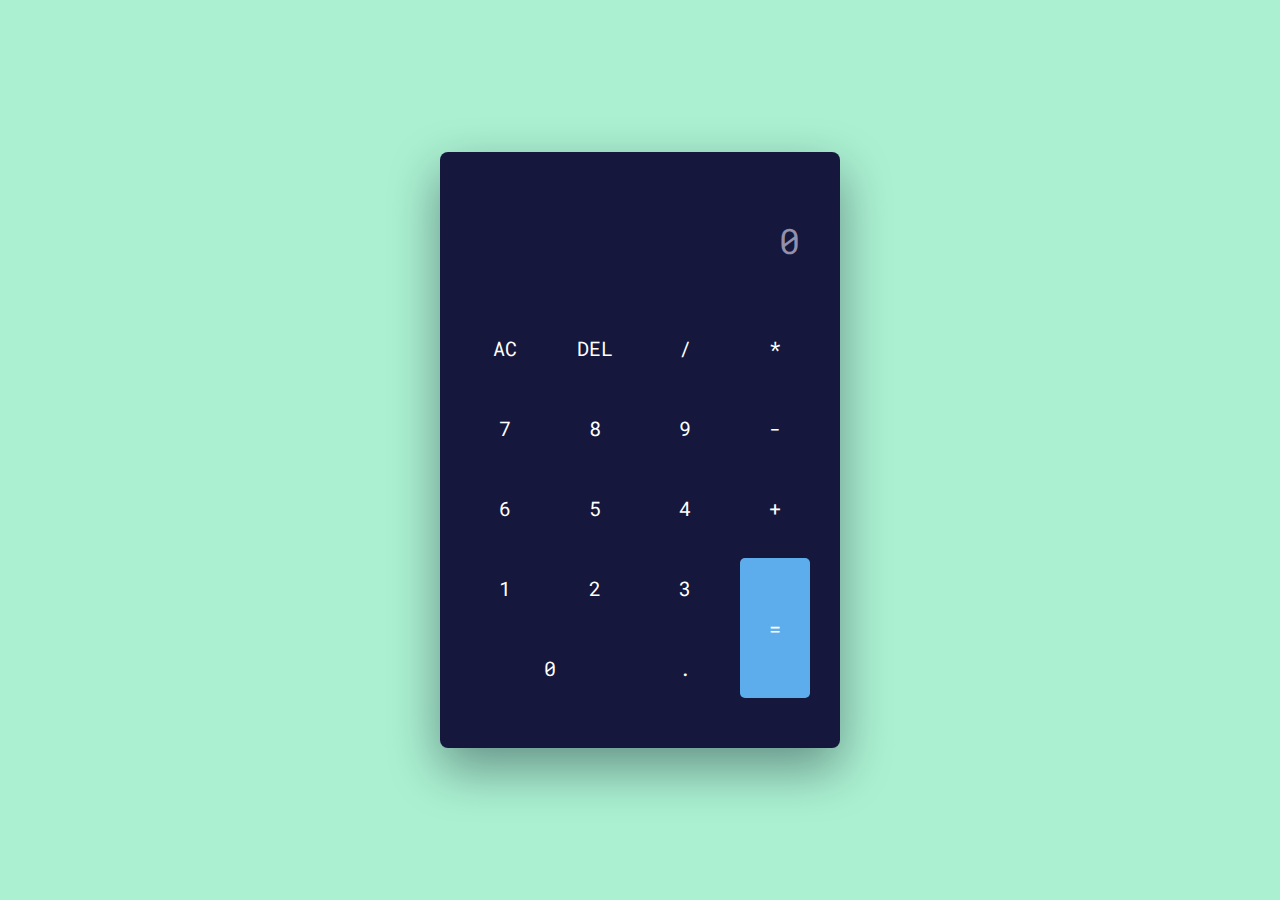
<file: index.html>
<!DOCTYPE html>
<html lang = 'en';>
<head>
    <meta name="viewport" content="width=device-width, initial-scale=1.0" />
    <title>Calculator</title>
    <link href="https://fonts.googleapis.com/css2?family=Roboto+Mono:wght@500&display=swap"
    rel="stylesheet" />
    <link rel = "stylesheet" href="app.css" />
</head>
<body>
<div class = "calculator">
    <div class = "display">
        <input type ="text" placeholder="0" id ="input" disabled; />
    </div>
    <div class="buttons">
        <input type = "button" value="AC" id="clear"/>
        <input type = "button" value="DEL" id="erase"/>
        <input type = "button" value="/" class="input-button"/>
        <input type = "button" value="*" class="input-button"/>

        <input type = "button" value="7" class="input-button"/>
        <input type = "button" value="8" class="input-button"/>
        <input type = "button" value="9" class="input-button"/>
        <input type = "button" value="-" class="input-button"/>

        <input type = "button" value="6" class="input-button"/>
        <input type = "button" value="5" class="input-button"/>
        <input type = "button" value="4" class="input-button"/>
        <input type = "button" value="+" class="input-button"/>

        <input type = "button" value="1" class="input-button"/>
        <input type = "button" value="2" class="input-button"/>
        <input type = "button" value="3" class="input-button"/>

        <input type = "button" value="=" id = "equal"/>
        <input type = "button" value="0" class="input-button"/>
        <input type = "button" value="." class="input-button"/>
    </div>
</div>

<script src = "script.js"></script>
</body>
</html>
</file>
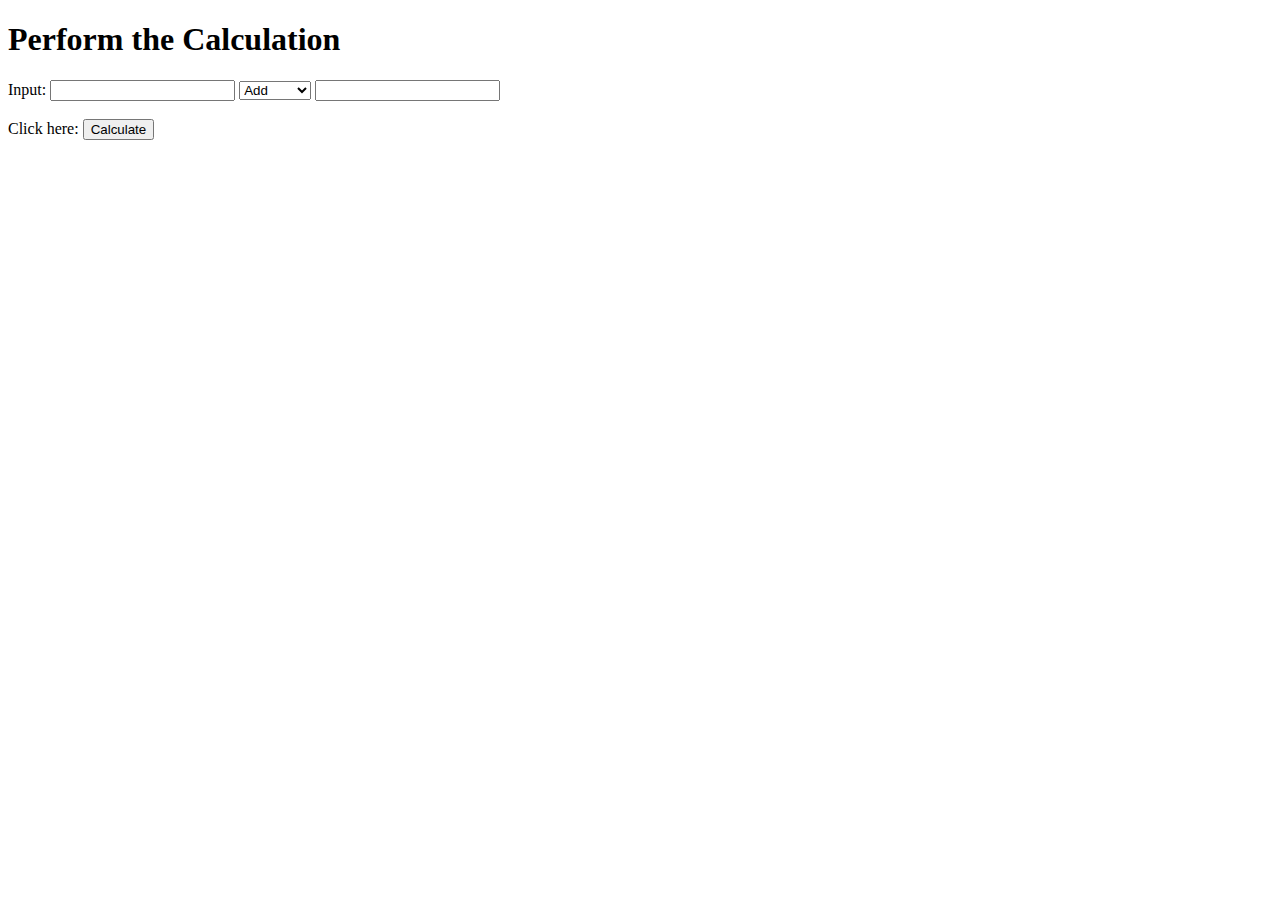
<file: Akshitha_Folder/CalculatorApp/src/main/resources/templates/index.html>
<!DOCTYPE html>
<html xmlns:th="http://www.thymeleaf.org">
<head>
    <title>Calculator</title>
</head>
<body>
    <h1>Perform the Calculation</h1>
    <form action="/index" method="post">
        <label for="num1">Input:     </label>
        <input type="text" id="num1" name="num1" required>
		<select id="operation" name="operation">
		            <option value="add">Add</option>
		            <option value="subtract">Subtract</option>
		            <option value="multiply">Multiply</option>
		            <option value="divide">Divide</option>
		        </select>
        <label for="num2"></label>
        <input type="text" id="num2" name="num2" required><br><br>
       	<label for="operation">Click here:</label> 
        
        <button type="submit">Calculate</button>
    </form>
</body>
</html>
</file>
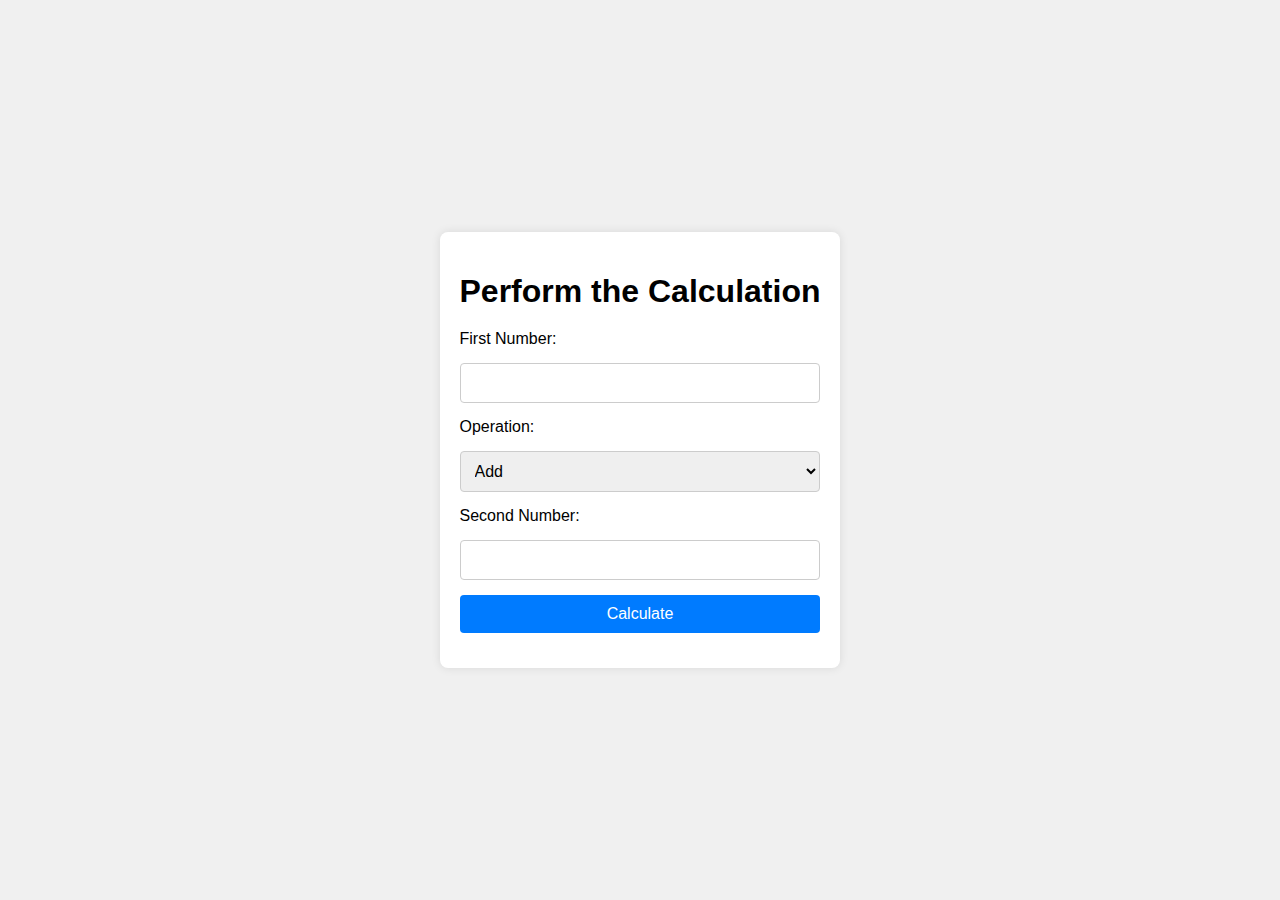
<file: Rishitha/calci/src/main/resources/templates/index.html>
<!DOCTYPE html>
<html xmlns:th="http://www.thymeleaf.org">
<head>
    <title>Calculator</title>
    <style>
        body {
            font-family: Arial, sans-serif;
            background-color: #f0f0f0;
            display: flex;
            justify-content: center;
            align-items: center;
            height: 100vh;
            margin: 0;
        }
        .calculator-container {
            background-color: #ffffff;
            padding: 20px;
            border-radius: 8px;
            box-shadow: 0 0 10px rgba(0, 0, 0, 0.1);
        }
        h1 {
            margin-bottom: 20px;
            text-align: center;
        }
        form {
            display: flex;
            flex-direction: column;
        }
        label, input, select, button {
            margin-bottom: 15px;
            font-size: 16px;
        }
        input, select, button {
            padding: 10px;
            border-radius: 4px;
            border: 1px solid #ccc;
        }
        button {
            background-color: #007BFF;
            color: white;
            border: none;
            cursor: pointer;
            transition: background-color 0.3s ease;
        }
        button:hover {
            background-color: #0056b3;
        }
    </style>
</head>
<body>
    <div class="calculator-container">
        <h1>Perform the Calculation</h1>
        <form action="/index" method="post">
            <label for="num1">First Number:</label>
            <input type="text" id="num1" name="num1" required>

            <label for="operation">Operation:</label>
            <select id="operation" name="operation">
                <option value="add">Add</option>
                <option value="subtract">Subtract</option>
                <option value="multiply">Multiply</option>
                <option value="divide">Divide</option>
            </select>

            <label for="num2">Second Number:</label>
            <input type="text" id="num2" name="num2" required>

            <button type="submit">Calculate</button>
        </form>
    </div>
</body>
</html>
</file>
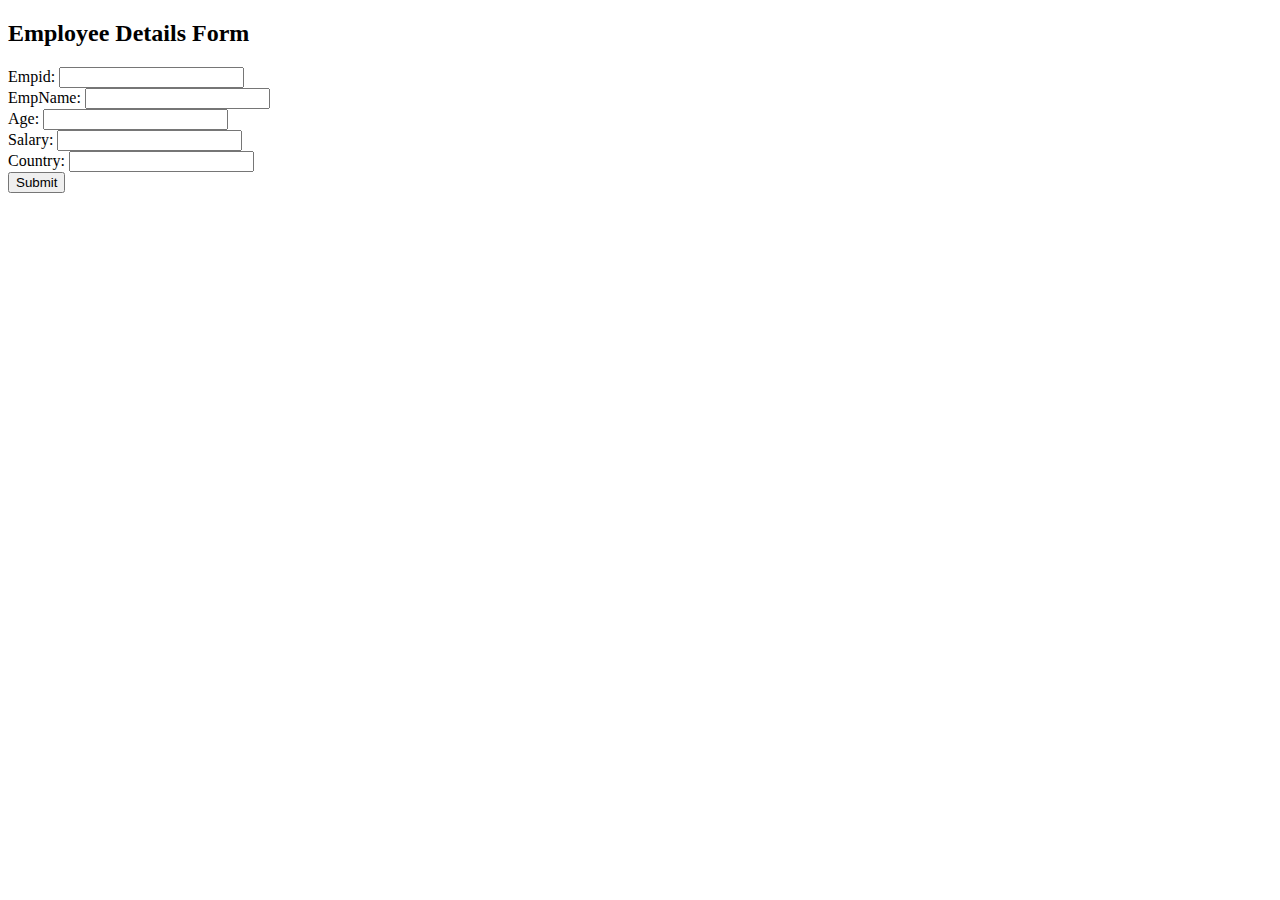
<file: Sai Kishore Codes/Employeeproject/src/main/resources/static/index.html>
<!DOCTYPE html>
<html xmlns:th="http://www.thymeleaf.org">
<head>
    <title>Employee Form</title>
</head>
<body>
    <h2>Employee Details Form</h2>
    <form action="/upl" method="post">
        <div>
            <label for="empid">Empid:</label>
            <input type="text" id="empid" name="empid" required>
        </div>
        <div>
            <label for="empname">EmpName:</label>
            <input type="text" id="empname" name="empname" required>
        </div>
        <div>
            <label for="age">Age:</label>
            <input type="number" id="age" name="age" required>
        </div>
        <div>
            <label for="salary">Salary:</label>
            <input type="number" id="salary" name="salary" required>
        </div>
        <div>
            <label for="country">Country:</label>
            <input type="text" id="country" name="country" required>
        </div>
        <div>
            <button type="submit">Submit</button>
        </div>
    </form>
</body>
</html>
</file>
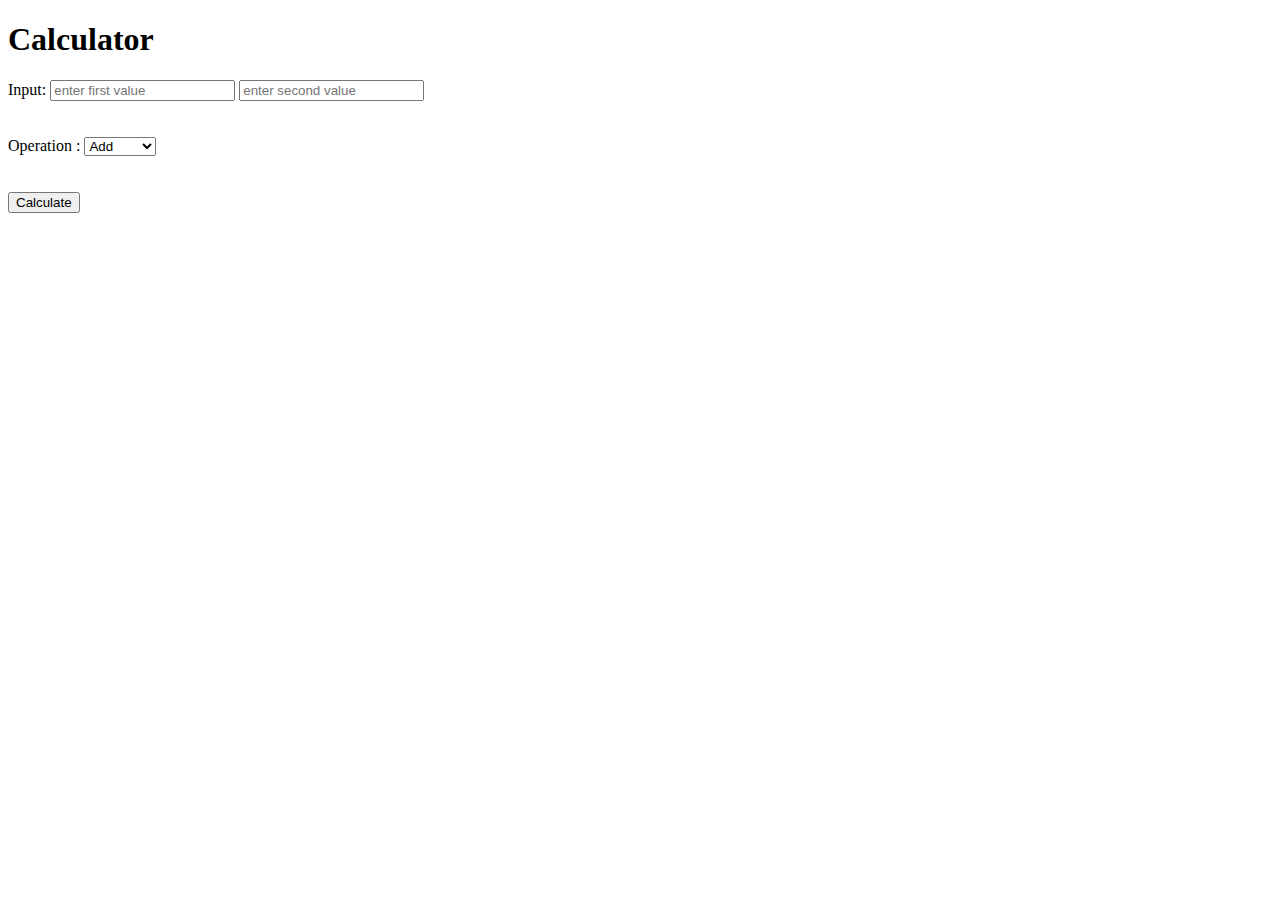
<file: Sumani/Calc/src/main/resources/templates/index.html>
<!DOCTYPE html>
<html xmlns:th="http://www.thymeleaf.org">
<head>
    <title>Calculator</title>
</head>
<body>
    <h1>Calculator</h1>
    <form action="/index" method="post">
        <label for="num1">Input:     </label>
        <input type="text" id="num1" name="num1" required placeholder="enter first value ">
		<label for="num2"></label>
		<input type="text" id="num2" name="num2" required placeholder="enter second value"><br><br><br>
		<label for="operation">Operation :     </label>
		<select id="operation" name="operation">
		            <option value="add">Add</option>
		            <option value="subtract">Subtract</option>
		            <option value="multiply">Multiply</option>
		            <option value="divide">Divide</option>
		        </select><br><br><br>
      
        <button type="submit">Calculate</button>
    </form>
</body>
</html>
</file>
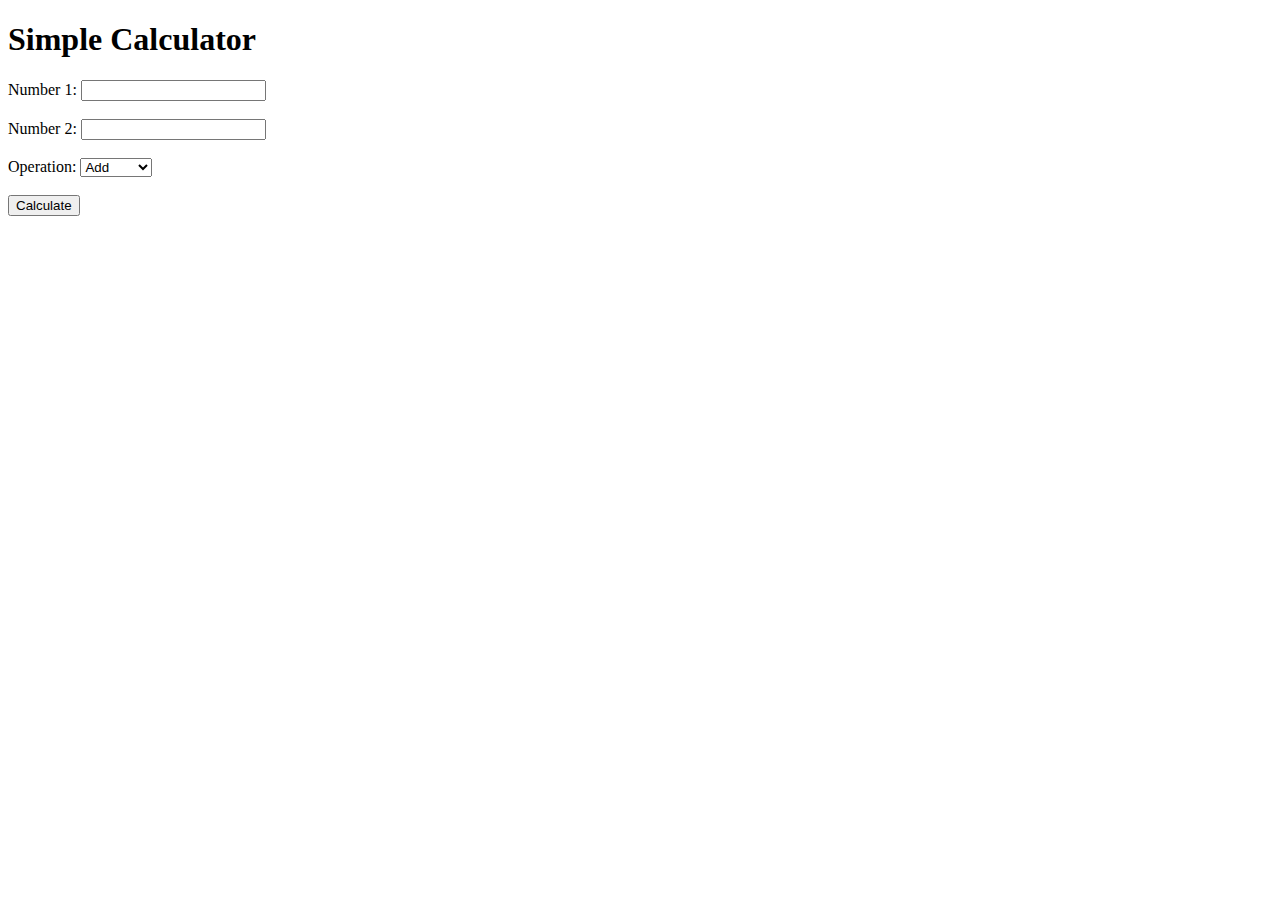
<file: Thanuja/calApp/src/main/resources/static/index.html>
<!DOCTYPE html>
<html>
<head>
  <title>Simple Calculator</title>
</head>
<body>
<h1>Simple Calculator</h1>
<form action="/calculate" method="post">
  <label for="num1">Number 1:</label>
  <input type="number" id="num1" name="num1" step="any" required><br><br>
  <label for="num2">Number 2:</label>
  <input type="number" id="num2" name="num2" step="any" required><br><br>
  <label for="operation">Operation:</label>
  <select id="operation" name="operation">
    <option value="add">Add</option>
    <option value="subtract">Subtract</option>
    <option value="multiply">Multiply</option>
    <option value="divide">Divide</option>
  </select><br><br>
  <button type="submit">Calculate</button>
</form>
</body>
</html>
</file>
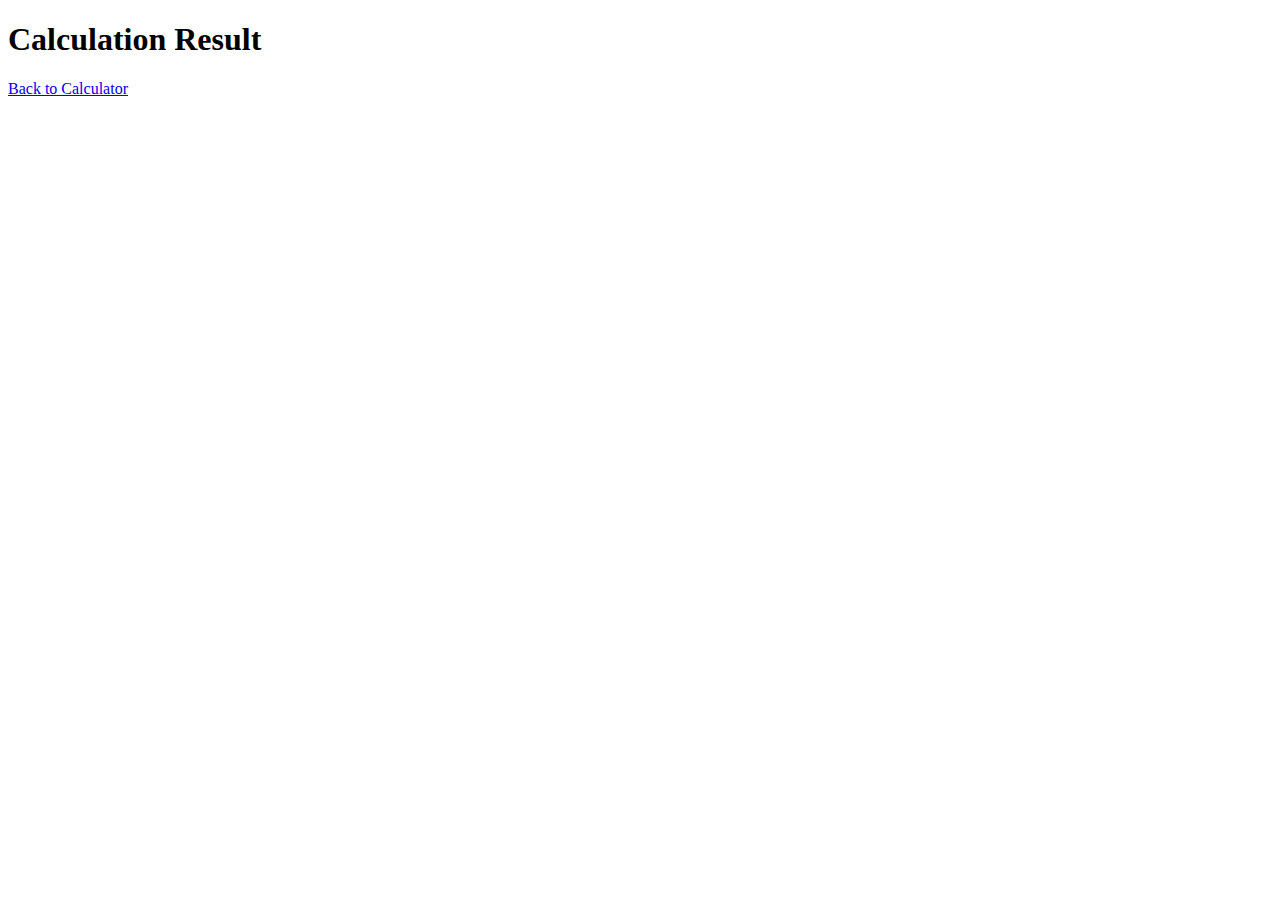
<file: Akshitha_Folder/CalculatorApp/src/main/resources/templates/result.html>
<!DOCTYPE html>
<html xmlns:th="http://www.thymeleaf.org">
<head>
    <title>Calculation Result</title>
</head>
<body>
    <h1>Calculation Result</h1>
    <p th:text="'Result: ' + ${result}"></p>
    <a href="/">Back to Calculator</a>
</body>
</html>
</file>
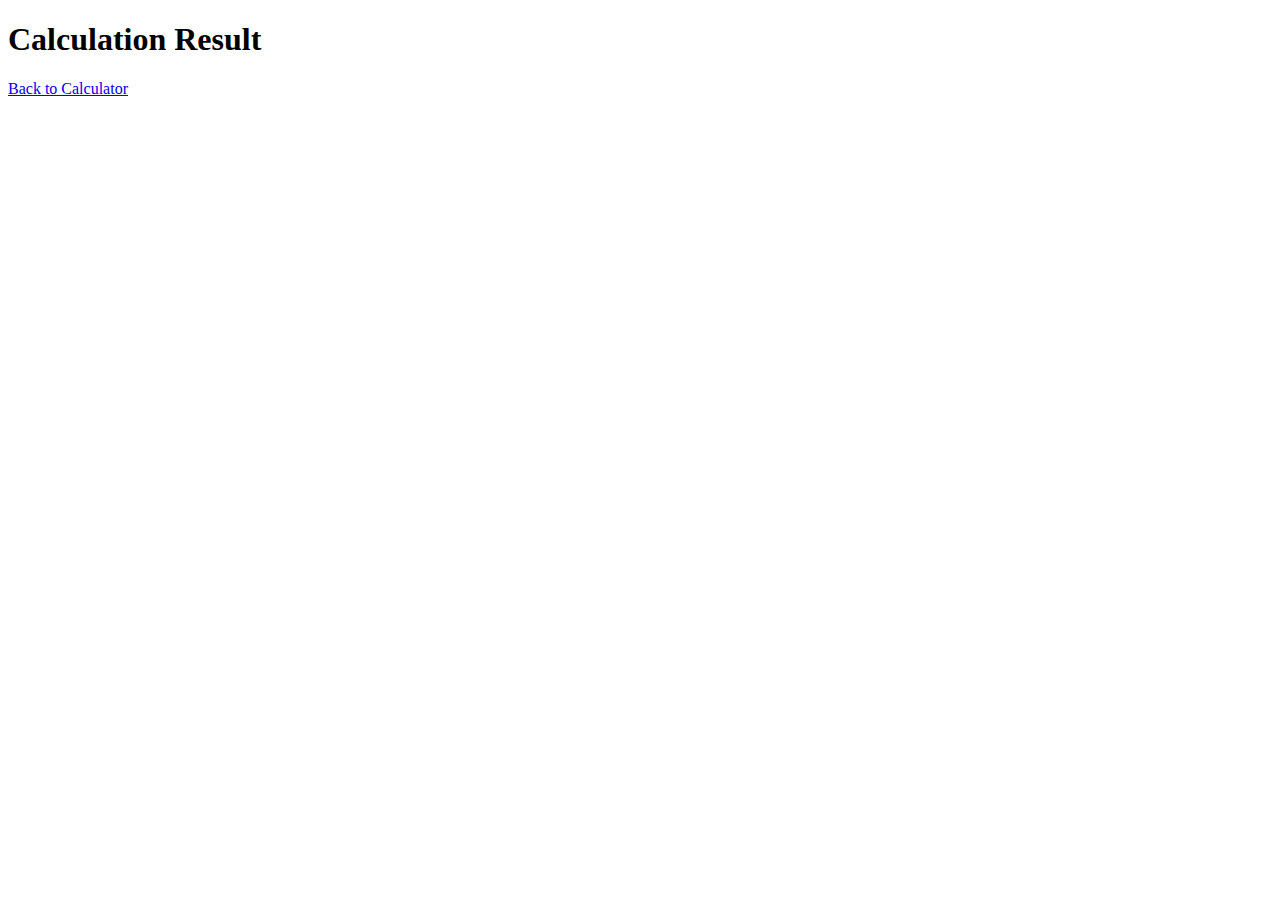
<file: Rishitha/calci/src/main/resources/templates/result.html>
<!DOCTYPE html>
<html xmlns:th="http://www.thymeleaf.org">
<head>
    <title>Calculation Result</title>
</head>
<body>
    <h1>Calculation Result</h1>
    <p th:text="'Result: ' + ${result}"></p>
    <a href="/">Back to Calculator</a>
</body>
</html>
</file>
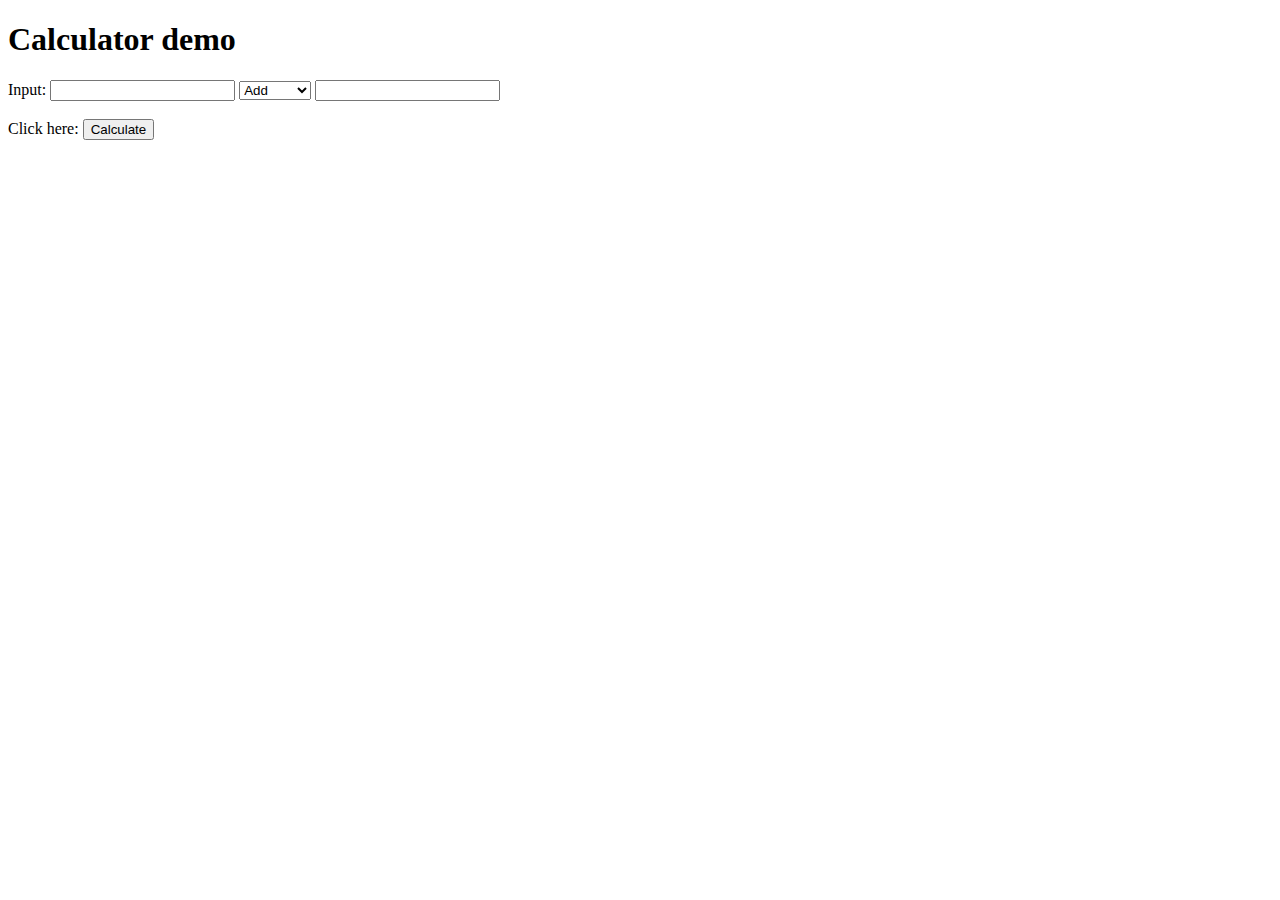
<file: Sai Kishore Codes/CalculatorApp/src/main/resources/templates/kish.html>
<!DOCTYPE html>
<html >
<head>
    <title>Calculator</title>
</head>
<body>
    <h1>Calculator demo</h1>
    <form action="/calc" method="post">
        <label for="num1">Input:     </label>
        <input type="text" id="num1" name="num1" required>
		<select id="operation" name="operation">
		            <option value="add">Add</option>
		            <option value="subtract">Subtract</option>
		            <option value="multiply">Multiply</option>
		            <option value="divide">Divide</option>
		        </select>
        <label for="num2"></label>
        <input type="text" id="num2" name="num2" required><br><br>
       	<label for="operation">Click here:</label> 
        
        <button type="submit">Calculate</button>
    </form>
</body>
</html>
</file>
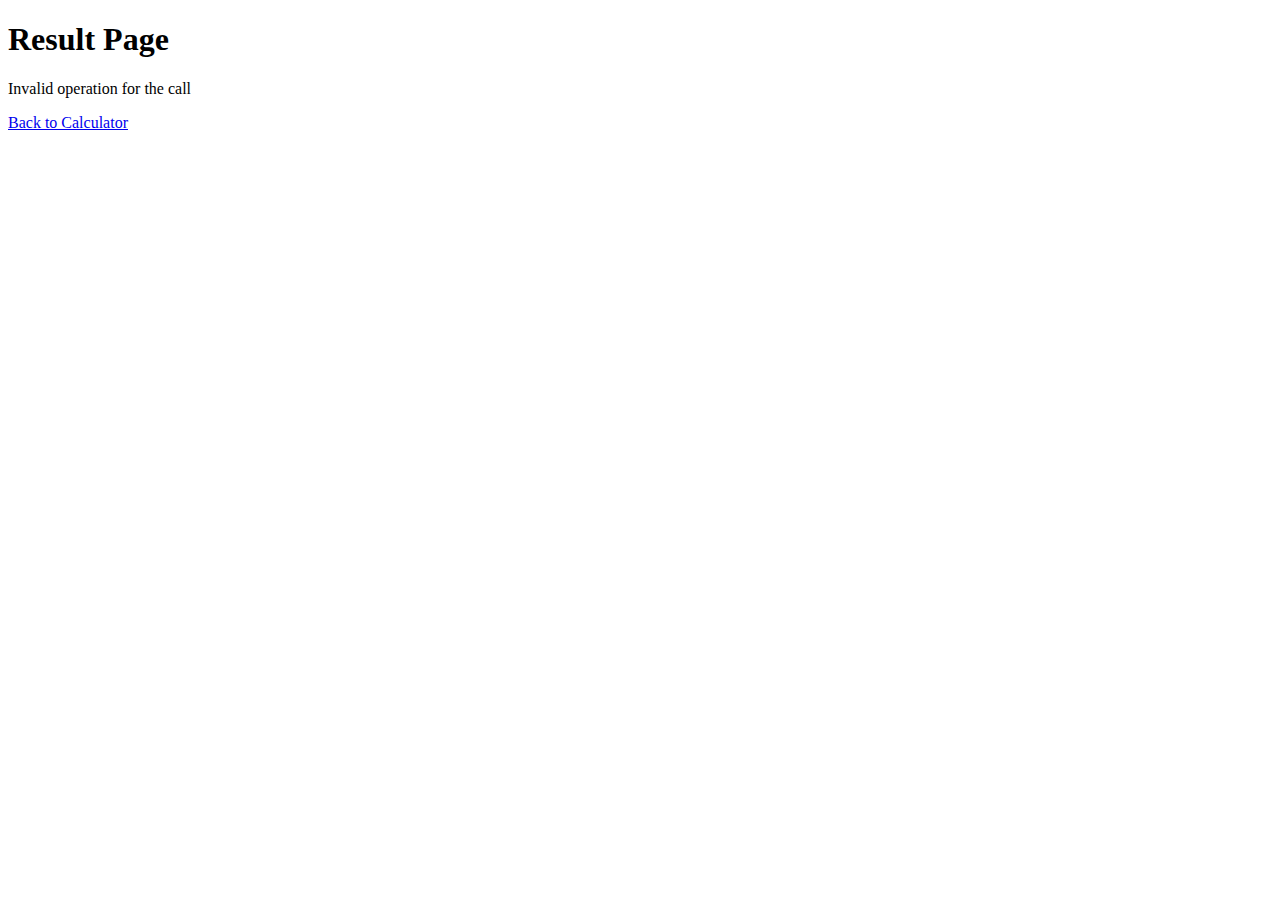
<file: Sai Kishore Codes/CalculatorApp/src/main/resources/templates/than.html>
<!DOCTYPE html>
<html xmlns:th="http://www.thymeleaf.org">
<head>
    <title> Result Page</title>
</head>
<body>
    <h1>Result Page</h1>
	<p th:if="${evm < 15}" th:text="'Result: ' + ${result}"></p>
	    <p th:if="${evm > 15}" th:text="${akki}"> Invalid operation for the call</p>
    <a href="/">Back to Calculator</a>
</body>
</html>
</file>
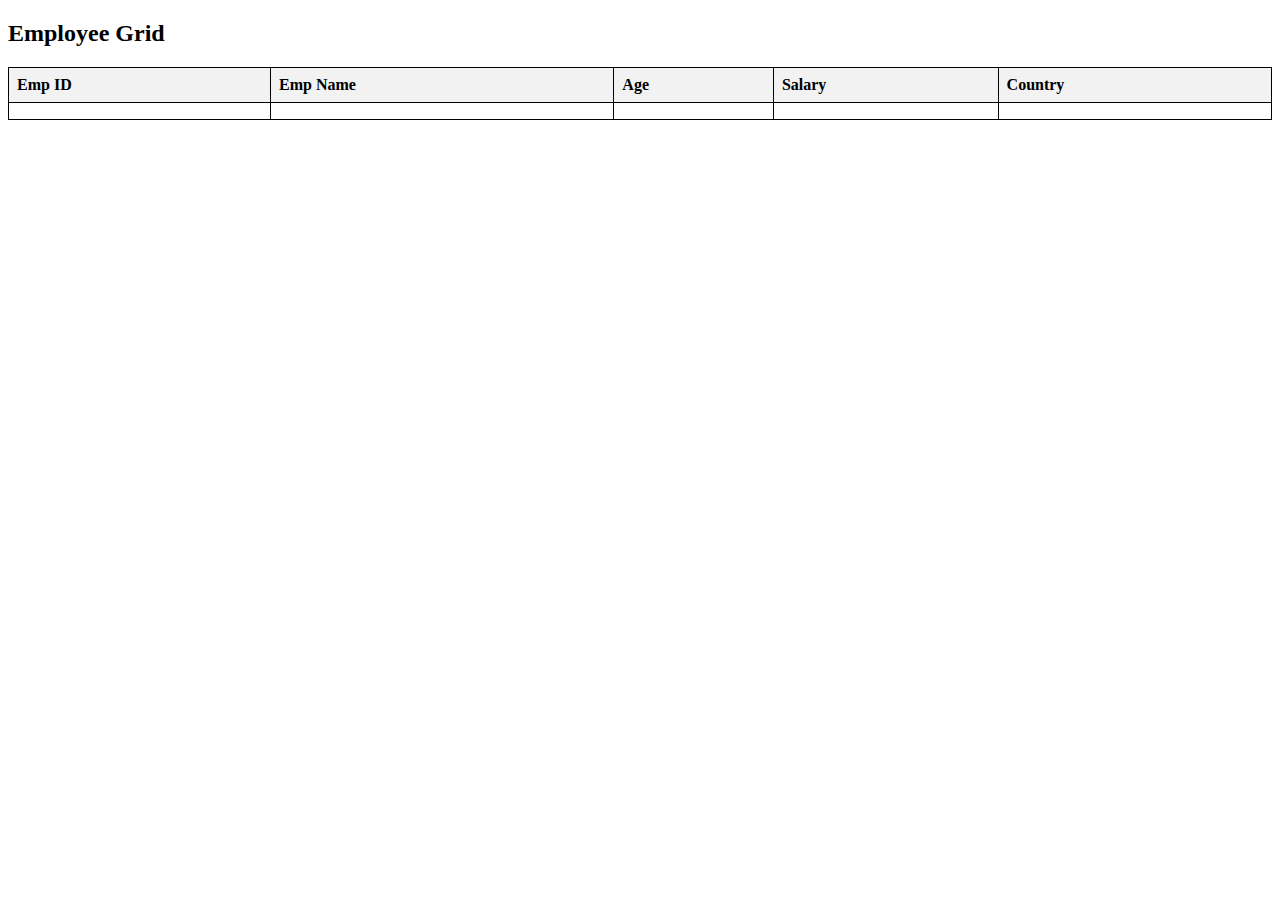
<file: Sai Kishore Codes/Employeeproject/src/main/resources/templates/success.html>
<!DOCTYPE html>
<html lang="en" xmlns:th="http://www.thymeleaf.org">
<head>
    <meta charset="UTF-8">
    <title>Employee Grid</title>
    <style>
        table {
            width: 100%;
            border-collapse: collapse;
        }
        th, td {
            border: 1px solid black;
            padding: 8px;
            text-align: left;
        }
        th {
            background-color: #f2f2f2;
        }
    </style>
</head>
<body>
    <h2>Employee Grid</h2>
    <table>
        <thead>
            <tr>
                <th>Emp ID</th>
                <th>Emp Name</th>
                <th>Age</th>
                <th>Salary</th>
                <th>Country</th>
            </tr>
        </thead>
        <tbody>
            <!-- Iterate over the employees list -->
            <tr th:each="employee : ${employees}">
                <td th:text="${employee.getEmpid}"></td>
                <td th:text="${employee.getEmpName}"></td>
                <td th:text="${employee.getAge}"></td>
                <td th:text="${employee.getSalary}"></td>
                <td th:text="${employee.getCountry}"></td>
            </tr>
        </tbody>
    </table>
</body>
</html>
</file>
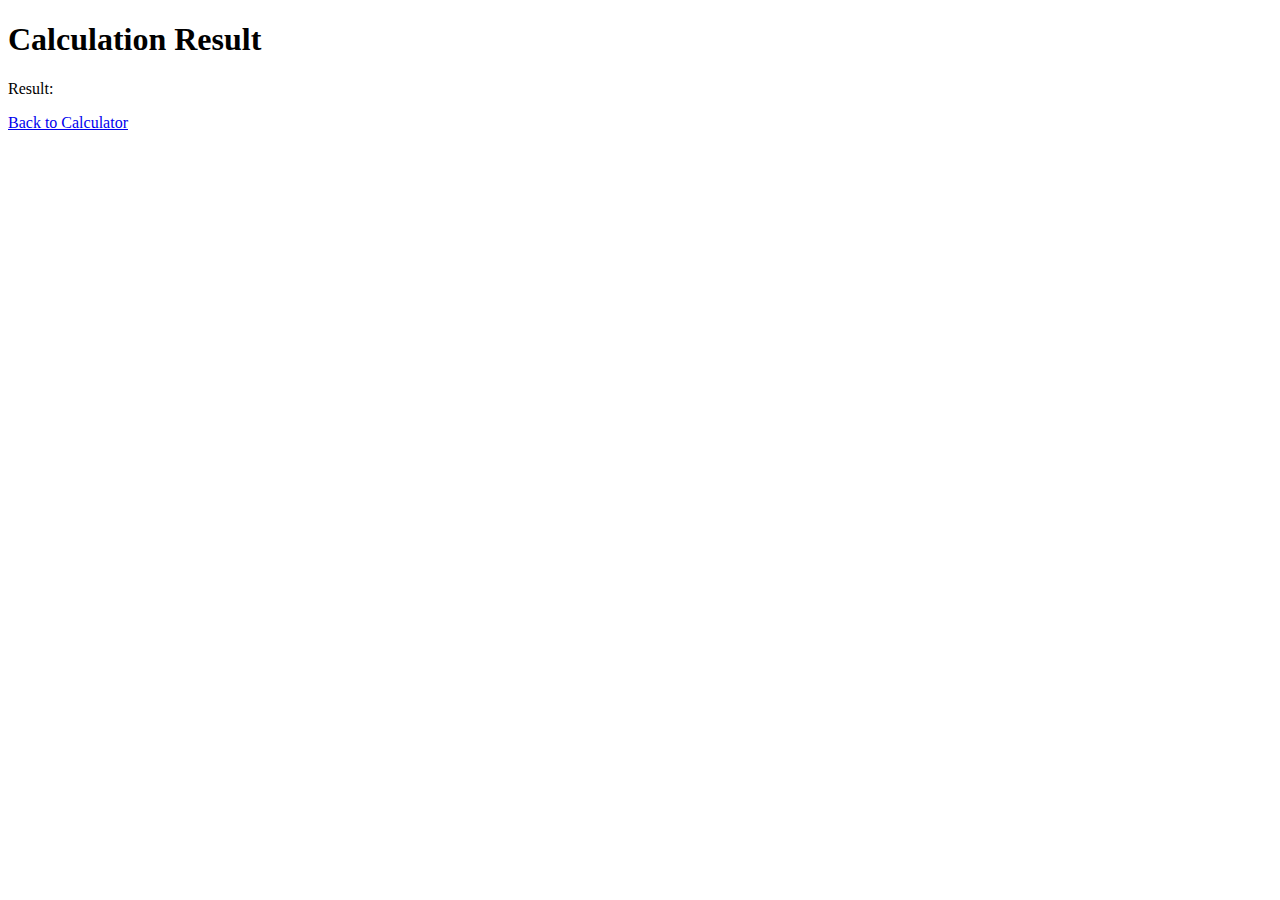
<file: Thanuja/calApp/src/main/resources/static/result.html>
<!DOCTYPE html>
<html lang = "en">
<head>
  <title>Calculation Result</title>
</head>
<body>
<h1>Calculation Result</h1>
<p>Result: <span id="result"></span></p>
<a href="/">Back to Calculator</a>
<script>
  // Retrieve the result from the URL parameters
  const urlParams = new URLSearchParams(window.location.search);
  const result = urlParams.get('result');
  document.getElementById('result').textContent = result;
</script>
</body>
</html>
</file>
<file: app.css>
* {
    padding: 0;
    margin: 0;
    box-sizing: border-box;
    font-family: "Roboto Mono", monospace;
}

body{
    height: 100vh;
    /* background: linear-gradient(to bottom, #f9544c 50%, #090c31 50%); */
    background-color: #AAF0D1;
}

.calculator {
    width: 400px;
    background-color: #15173c;
    padding:50px 30px;
    position: absolute;
    transform: translate(-50%,-50%);
    top : 50%;
    left: 50%; 
    border-radius: 8px;
    box-shadow: 0 20px 50px rgba(0, 5, 24, 0.4);
}

.display {
    width: 100%;
}
.display input{
    width: 100%;
    padding: 15px 10px;
    text-align: right;
    border: none;
    background-color: transparent;
    color: #ffffff;
    font-size: 35px;
}
.display input::placeholder{
    color: #9490ac;
}

.buttons{
    display:grid;
    grid-template-columns: repeat(4,1fr);
    grid-gap: 20px;
    margin-top: 40px;
}

.buttons input[type = "button"]{
    font-size: 20px;
    padding: 17px;
    border: none;
    background-color: transparent;
    color:#ffffff;
    cursor: pointer;
    border-radius: 5px;
}

.buttons input[type = "button"]:hover{
    /* box-shadow: 0px 8px 25px #FE4C40; */
    box-shadow: 0px 8px 25px #50BFE6;
}



input[type = "button"]#equal{
    grid-row: span 2;
    /* background-color: #f9544c; */
    background-color:#5DADEC;
}

.buttons input[type = "button"][value="0"]
{
    grid-column: span 2;
}
</file>
